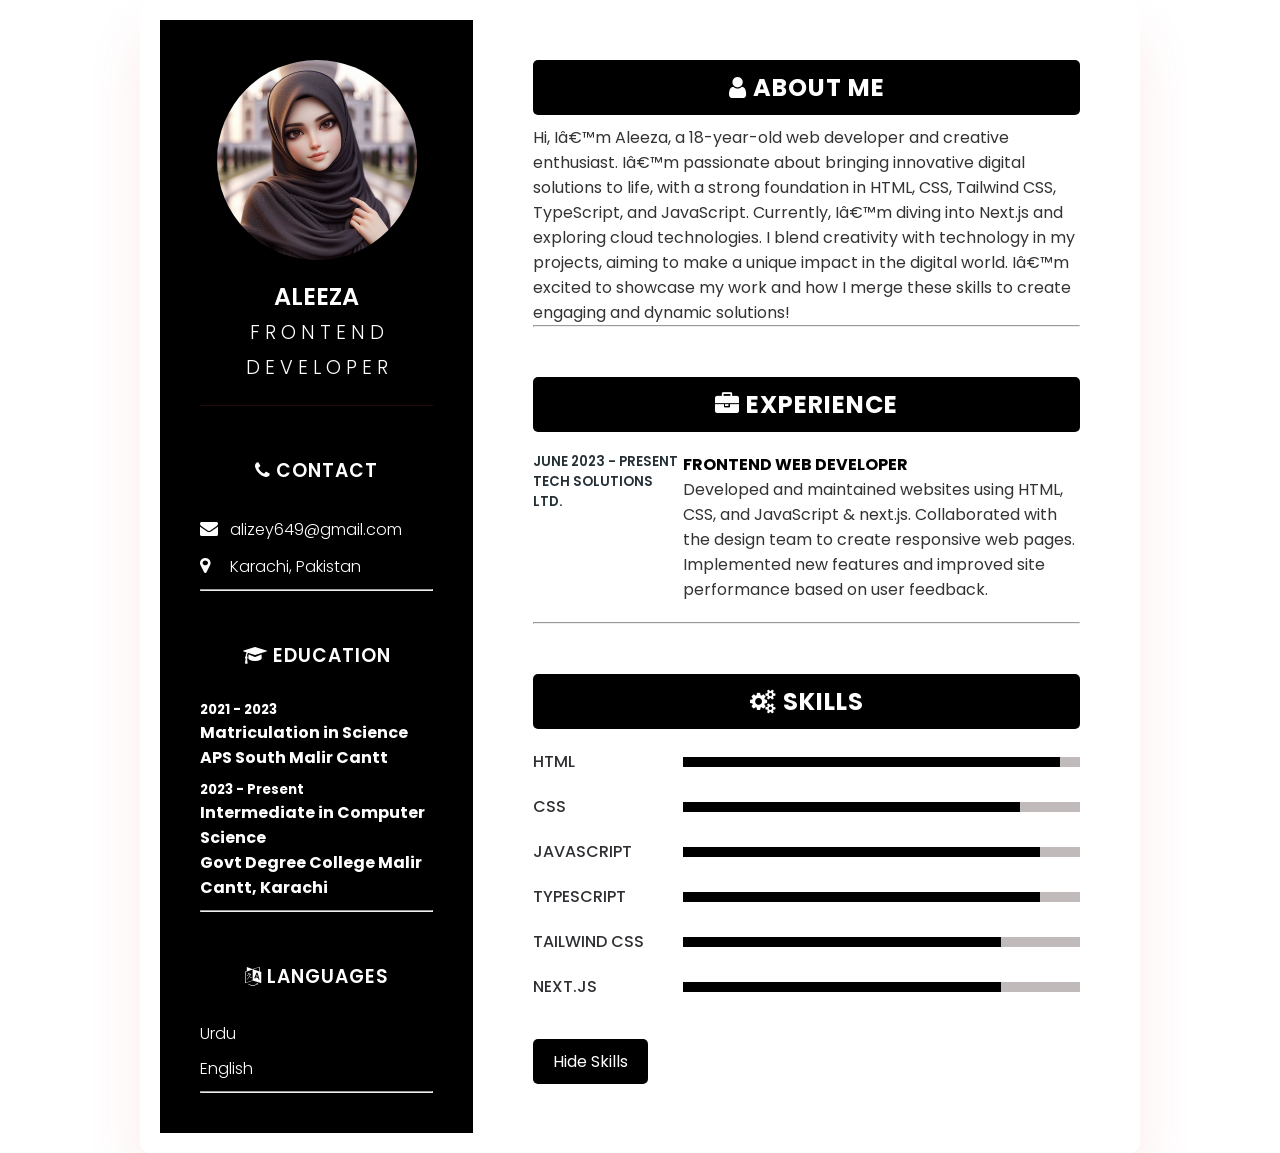
<file: view_resume.html>
<!DOCTYPE html>
<html lang="en">
<head>
    <meta name="viewport" content="width=device-width, initial-scale=1.0">
    <title>Aleeza's Interactive Resume</title>
    <link rel="stylesheet" href="https://cdnjs.cloudflare.com/ajax/libs/font-awesome/4.7.0/css/font-awesome.css" integrity="sha512-5A8nwdMOWrSz20fDsjczgUidUBR8liPYU+WymTZP1lmY9G6Oc7HlZv156XqnsgNUzTyMefFTcsFH/tnJE/+xBg==" crossorigin="anonymous" referrerpolicy="no-referrer" />
    <link rel="stylesheet" type="text/css" href="resumestyle.css">
</head>
<body>
    <div class="container">
        <div class="left_Side">
            <div class="profileText">
                <div class="imgBx">
                    <img src="ai.jpeg" alt="Aleeza">
                </div>
                <h2>Aleeza<br><span>F R O N T E N D <br>  D E V E L O P E R</span></h2>
            </div>
            <div class="contactInfo">
                <h3 class="title"><i class="fa fa-phone"></i> Contact</h3>
                <ul>
                    <li><span class="icon"><i class="fa fa-envelope" aria-hidden="true"></i></span><span class="text">alizey649@gmail.com</span></li>
                    <li><span class="icon"><i class="fa fa-map-marker" aria-hidden="true"></i></span><span class="text">Karachi, Pakistan</span></li>
                </ul>
                <hr>
            </div>
            <div class="contactInfo education">
                <h3 class="title"><i class="fa fa-graduation-cap"></i> EDUCATION</h3>
                <ul>
                    <li><h5>2021 - 2023</h5><h4>Matriculation in Science</h4><h4>APS South Malir Cantt</h4></li>
                    <li><h5>2023 - Present</h5><h4>Intermediate in Computer Science</h4><h4>Govt Degree College Malir Cantt, Karachi</h4></li>
                </ul>
                <hr>
            </div>
            <div class="contactInfo language">
                <h3 class="title"><i class="fa fa-language"></i> LANGUAGES</h3>
                <ul>
                    <li><span class="text">Urdu</span><div style="width: 90%;"></div></li>
                    <li><span class="text">English</span><div style="width: 85%;"></div></li>
                </ul>
                <hr>
            </div>
        </div>

        <div class="right_Side">
            <div class="about">
                <h2 class="title2"><i class="fa fa-user"></i> About Me</h2>
                <p>Hi, I’m Aleeza, a 18-year-old web developer and creative enthusiast. I’m passionate about bringing innovative digital solutions to life, with a strong foundation in HTML, CSS, Tailwind CSS, TypeScript, and JavaScript. Currently, I’m diving into Next.js and exploring cloud technologies. I blend creativity with technology in my projects, aiming to make a unique impact in the digital world. I’m excited to showcase my work and how I merge these skills to create engaging and dynamic solutions!</p>
                <hr>
            </div>

            <div class="about">
                <h2 class="title2"><i class="fa fa-briefcase"></i> Experience</h2>
                <div class="box">
                    <div class="year_company">
                        <h5>June 2023 - Present</h5><h5>Tech Solutions Ltd.</h5>
                    </div>
                    <div class="text">
                        <h4>Frontend Web Developer</h4>
                        <p>Developed and maintained websites using HTML, CSS, and JavaScript & next.js. Collaborated with the design team to create responsive web pages. Implemented new features and improved site performance based on user feedback.</p>
                    </div>
                </div>
              
                <hr>
            </div>

            <div class="about skills">
                <h2 class="title2"><i class="fa fa-cogs"></i> Skills</h2>
                <div id="skills-container">
                    <div class="box">
                        <h4>HTML</h4>
                        <div class="percent"><div style="width: 95%;"></div></div>
                    </div>
                    <div class="box">
                        <h4>CSS</h4>
                        <div class="percent"><div style="width: 85%;"></div></div>
                    </div>
                    <div class="box">
                        <h4>JavaScript</h4>
                        <div class="percent"><div style="width: 90%;"></div></div>
                    </div>
                    <div class="box">
                        <h4>TypeScript</h4>
                        <div class="percent"><div style="width: 90%;"></div></div>
                    </div>
                    <div class="box">
                        <h4>Tailwind CSS</h4>
                        <div class="percent"><div style="width: 80%;"></div></div>
                    </div>
                    <div class="box">
                        <h4>Next.js</h4>
                        <div class="percent"><div style="width: 80%;"></div></div>
                    </div>
                </div>
                <button id="toggle-skills">Hide Skills</button>
            </div>
        </div>
    </div>
    <script src="resumescript.js"></script>
</body>
</html>
</file>
<file: resumestyle.css>
@import url('https://fonts.googleapis.com/css?family=Poppins:200,300,400,500,600,700,800,900&display=swap');

* { 
    margin: 0;
    padding: 0;
    box-sizing: border-box;
    font-family: 'Poppins', sans-serif;
}

body {
    background: white;
    display: flex;
    justify-content: center;
    align-items: center;
    min-height: 100vh;
    margin: 0;
    width: 100%;
}

.container {
    position: relative;
    width: 100%;
    max-width: 1000px;
    background: #fff;
    display: grid;
    grid-template-columns: 1fr 2fr;
    box-shadow: 0 35px 55px rgba(211, 68, 68, 0.1);
    border-radius: 10px;
    padding: 20px;
    gap: 20px;
    overflow: hidden;
}

.container .left_Side {
    position: relative;
    background: rgb(0, 0, 0);
    padding: 40px;
    color: white;
}

.profileText {
    position: relative;
    display: flex;
    flex-direction: column;
    align-items: center;
    padding-bottom: 20px;
    border-bottom: 1px solid rgba(179, 46, 46, 0.2);
}

.profileText .imgBx {
    position: relative;
    width: 200px;
    height: 200px;
    border-radius: 50%;
    overflow: hidden;
}

.profileText .imgBx img {
    position: absolute;
    top: 0;
    left: 0;
    width: 100%;
    height: 100%;
    object-fit: cover;
}

.profileText h2 {
    color: #fff;
    font-size: 1.5em;
    margin-top: 20px;
    text-transform: uppercase;
    text-align: center;
    font-weight: 600;
    line-height: 1.4em;
}

.profileText h2 span {
    font-size: 0.8em;
    font-weight: 300;
}

.contactInfo {
    padding-top: 40px;
}

.title {
    color: #ffffff;
    text-transform: uppercase;
    font-weight: 600;
    letter-spacing: 1px;
    margin-bottom: 20px;
    background-color: #000000;
    padding: 10px;
    border-radius: 5px;
    text-align: center;
}

.contactInfo ul {
    position: relative;
}

.contactInfo ul li {
    position: relative;
    list-style: none;
    margin: 10px 0;
    cursor: pointer;
}

.contactInfo ul li .icon {
    display: inline-block;
    width: 30px;
    font-size: 18px;
    color: white;
}

.contactInfo ul li span {
    color: #fff;
    font-weight: 300;
}

.container .right_Side {
    position: relative;
    background: #fff;
    padding: 40px;
}

.about {
    margin-bottom: 50px;
}

.about:last-child {
    margin-bottom: 0;
}

.title2 {
    color: #ffffff;
    text-transform: uppercase;
    letter-spacing: 1px;
    margin-bottom: 10px;
    background-color: #000000; 
    padding: 10px;
    border-radius: 5px;
    text-align: center;
}

p {
    color: #333;
}

.about .box {
    display: flex;
    flex-direction: row;
    margin: 20px 0;
}

.about .box .year_company {
    min-width: 150px;
}

.about .box .year_company h5 {
    text-transform: uppercase;
    color: #253036;
    font-weight: 600;
}

.about .box .text h4 {
    text-transform: uppercase;
    color: black;
    font-size: 16px;
}

.skills .box {
    position: relative;
    width: 100%;
    display: grid;
    grid-template-columns: 150px 1fr;
    justify-content: center;
    align-items: center;
}

.skills .box h4 {
    text-transform: uppercase;
    color: #2e3033;
    font-weight: 500;
}

.skills .box .percent {
    position: relative;
    width: 100%;
    height: 10px;
    background: #c1baba;
}

.skills .box .percent div {
    position: absolute;
    top: 0;
    left: 0;
    height: 100%;
    background: black;
}

#toggle-skills {
    display: inline-block;
    background-color: #000000;
    color: white;
    padding: 10px 20px;
    border: none;
    border-radius: 5px;
    font-size: 16px;
    cursor: pointer;
    margin-top: 20px;
    transition: background-color 0.3s ease;
}

#toggle-skills:hover {
    background-color: #444;
}

@media only screen and (max-width: 768px) {
    .container {
        grid-template-columns: 1fr;
        gap: 20px;
        padding: 20px;
        width: 100%;
    }

    .container .left_Side, .container .right_Side {
        padding: 20px;
    }

    .profileText h2 {
        font-size: 1.2em;
    }

    .about .box {
        flex-direction: column;
    }

    .skills .box {
        grid-template-columns: 1fr;
    }

    .contactInfo ul li {
        font-size: 14px;
    }
}

@media only screen and (max-width: 480px) {
    .profileText h2 {
        font-size: 1em;
    }

    .container {
        padding: 10px;
        width: 100%;
        margin: 0;
    }

    .contactInfo ul li {
        font-size: 14px;
    }

    .interest ul {
        grid-template-columns: 1fr;
    }
}

@media (max-width: 324px) {
    .container {
        width: 100%;
        padding: 3px;
    }

    .profileText h2 {
        font-size: 0.9em;
    }

    .contactInfo ul li {
        font-size: 11px;
    }
}
</file>
